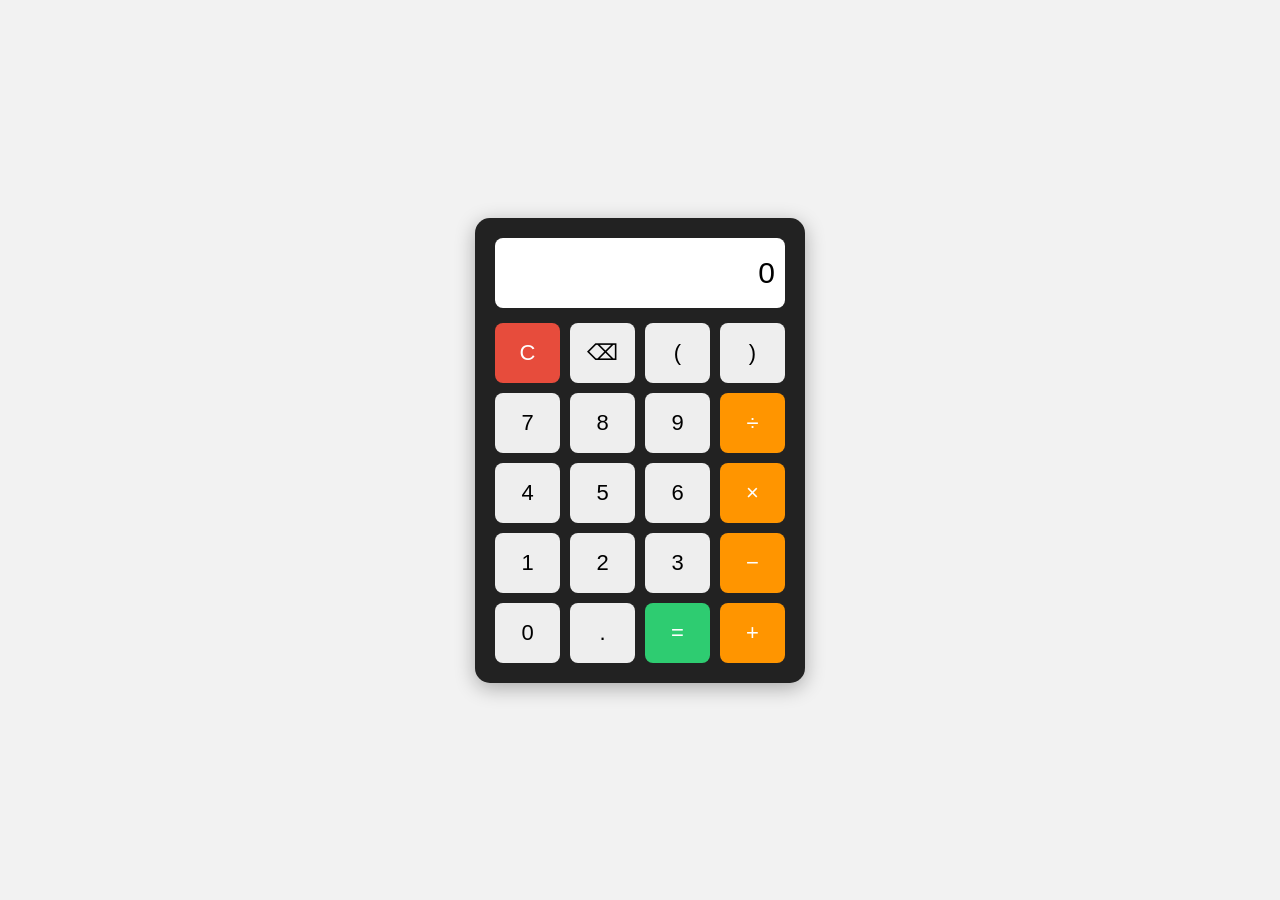
<file: WebDev-L2-Calculator/index.html>
<!DOCTYPE html>
<html lang="en">
<head>
    <meta charset="UTF-8">
    <meta name="viewport" content="width=device-width, initial-scale=1.0">
    <title>Calculator</title>
    <link rel="stylesheet" href="style.css">
</head>
<body>

    <div class="calculator">
        <input type="text" id="display" value="0" readonly>

        <div class="buttons">
            <button class="clear" data-action="clear">C</button>
            <button data-action="backspace">⌫</button>
            <button data-value="(">(</button>
            <button data-value=")">)</button>

            <button data-value="7">7</button>
            <button data-value="8">8</button>
            <button data-value="9">9</button>
            <button class="operator" data-value="/">÷</button>

            <button data-value="4">4</button>
            <button data-value="5">5</button>
            <button data-value="6">6</button>
            <button class="operator" data-value="*">×</button>

            <button data-value="1">1</button>
            <button data-value="2">2</button>
            <button data-value="3">3</button>
            <button class="operator" data-value="-">−</button>

            <button data-value="0">0</button>
            <button data-value=".">.</button>
            <button class="equals" data-action="calculate">=</button>
            <button class="operator" data-value="+">+</button>
        </div>
    </div>

    <script src="script.js"></script>
</body>
</html>
</file>
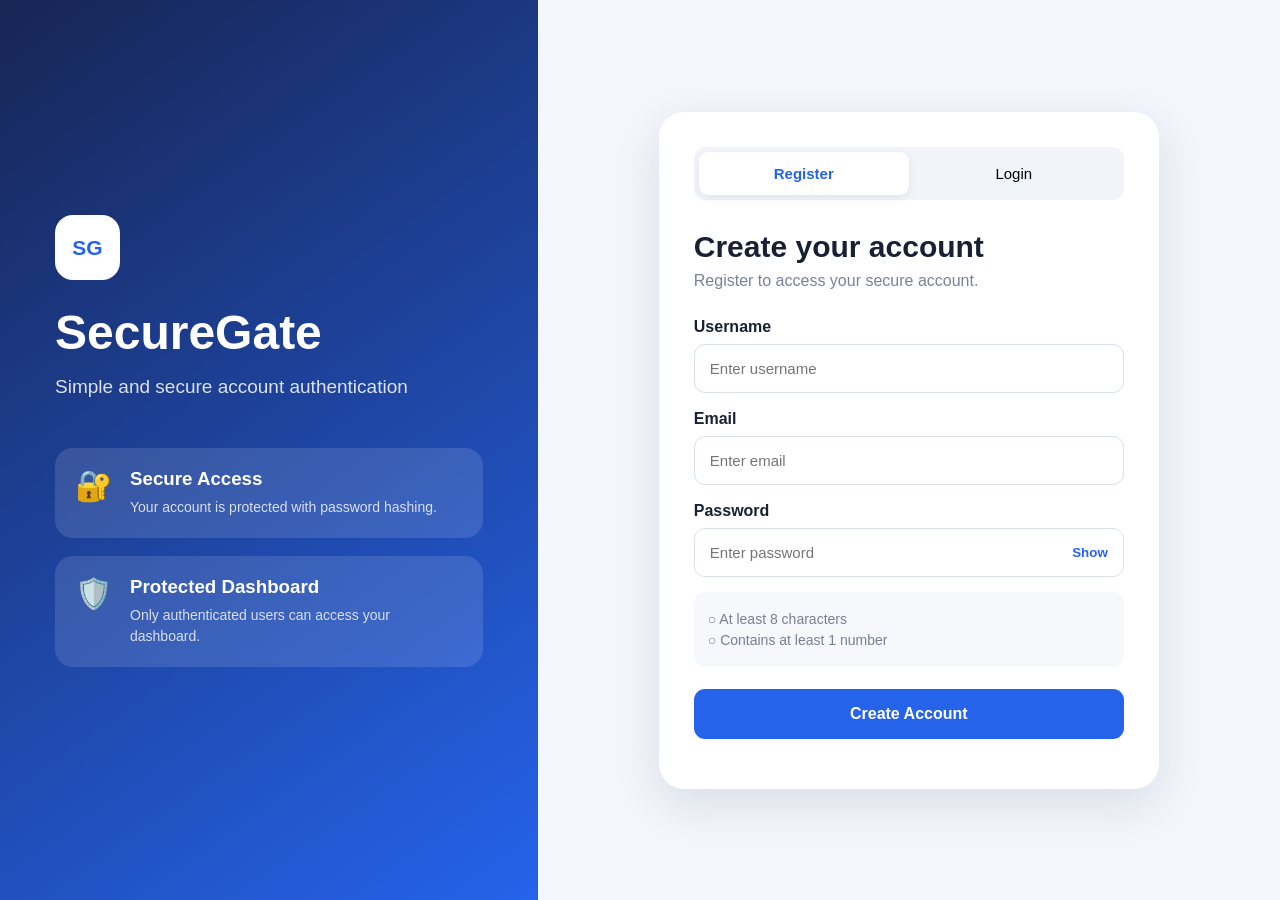
<file: WebDev-L2-LoginAuthenticationSystem/index.html>
<!DOCTYPE html>
<html lang="en">
<head>
    <meta charset="UTF-8">
    <meta name="viewport" content="width=device-width, initial-scale=1.0">
    <title>SecureGate - Login Authentication</title>
    <link rel="stylesheet" href="style.css">
</head>

<body>

    <div class="container">

        
        <section class="welcome-section">
            <div class="logo">SG</div>

            <h1>SecureGate</h1>

            <p class="tagline">
                Simple and secure account authentication
            </p>

            <div class="security-box">
                <span>🔐</span>
                <div>
                    <h3>Secure Access</h3>
                    <p>Your account is protected with password hashing.</p>
                </div>
            </div>

            <div class="security-box">
                <span>🛡️</span>
                <div>
                    <h3>Protected Dashboard</h3>
                    <p>Only authenticated users can access your dashboard.</p>
                </div>
            </div>
        </section>


        
        <section class="auth-section">

            <div class="auth-card">

                <div class="tabs">
                    <button id="registerTab" class="tab active">
                        Register
                    </button>

                    <button id="loginTab" class="tab">
                        Login
                    </button>
                </div>


                
                <form id="registerForm">

                    <h2>Create your account</h2>
                    <p class="form-text">
                        Register to access your secure account.
                    </p>

                    <label>Username</label>
                    <input
                        type="text"
                        id="username"
                        placeholder="Enter username"
                        required
                    >

                    <label>Email</label>
                    <input
                        type="email"
                        id="email"
                        placeholder="Enter email"
                        required
                    >

                    <label>Password</label>
                    <div class="password-box">
                        <input
                            type="password"
                            id="registerPassword"
                            placeholder="Enter password"
                            required
                        >
                        <button type="button" id="showRegisterPassword">
                            Show
                        </button>
                    </div>

                    <div class="requirements">
                        <p id="lengthCheck">○ At least 8 characters</p>
                        <p id="numberCheck">○ Contains at least 1 number</p>
                    </div>

                    <button class="main-btn" type="submit">
                        Create Account
                    </button>

                    <p id="registerMessage" class="message"></p>

                </form>


                
                <form id="loginForm" class="hidden">

                    <h2>Welcome back</h2>
                    <p class="form-text">
                        Login to continue to your account.
                    </p>

                    <label>Username or Email</label>
                    <input
                        type="text"
                        id="loginUser"
                        placeholder="Username or email"
                        required
                    >

                    <label>Password</label>
                    <div class="password-box">
                        <input
                            type="password"
                            id="loginPassword"
                            placeholder="Enter password"
                            required
                        >

                        <button type="button" id="showLoginPassword">
                            Show
                        </button>
                    </div>

                    <button class="main-btn" type="submit">
                        Login
                    </button>

                    <p id="loginMessage" class="message"></p>

                </form>

            </div>

        </section>

    </div>


   
    <div id="dashboard" class="dashboard hidden">

        <header class="dashboard-header">

            <div class="brand">
                <div class="small-logo">SG</div>
                <strong>SecureGate</strong>
            </div>

            <button id="logoutBtn" class="logout-btn">
                Logout
            </button>

        </header>


        <main class="dashboard-content">

            <div class="dashboard-intro">
                <span class="badge">AUTHENTICATED</span>

                <h1>
                    Hello, <span id="dashboardUser"></span> 👋
                </h1>

                <p>
                    You have successfully logged into your protected dashboard.
                </p>
            </div>


            <div class="info-grid">

                <div class="info-card">
                    <div class="icon">✓</div>
                    <h3>Authentication</h3>
                    <p>
                        Your current login session is active.
                    </p>
                    <span class="status">ACTIVE</span>
                </div>

                <div class="info-card">
                    <div class="icon">🔒</div>
                    <h3>Account Security</h3>
                    <p>
                        Your password is stored using SHA-256 hashing.
                    </p>
                    <span class="status">PROTECTED</span>
                </div>

                <div class="info-card">
                    <div class="icon">⚡</div>
                    <h3>Access Control</h3>
                    <p>
                        Dashboard access is available only after login.
                    </p>
                    <span class="status">VERIFIED</span>
                </div>

            </div>


            <div class="account-card">

                <p class="section-title">ACCOUNT DETAILS</p>

                <div class="detail">
                    <span>Username</span>
                    <strong id="accountUsername"></strong>
                </div>

                <div class="detail">
                    <span>Email</span>
                    <strong id="accountEmail"></strong>
                </div>

                <div class="detail">
                    <span>Session</span>
                    <strong>Active</strong>
                </div>

            </div>

        </main>

    </div>


    <script src="script.js"></script>

</body>
</html>
</file>
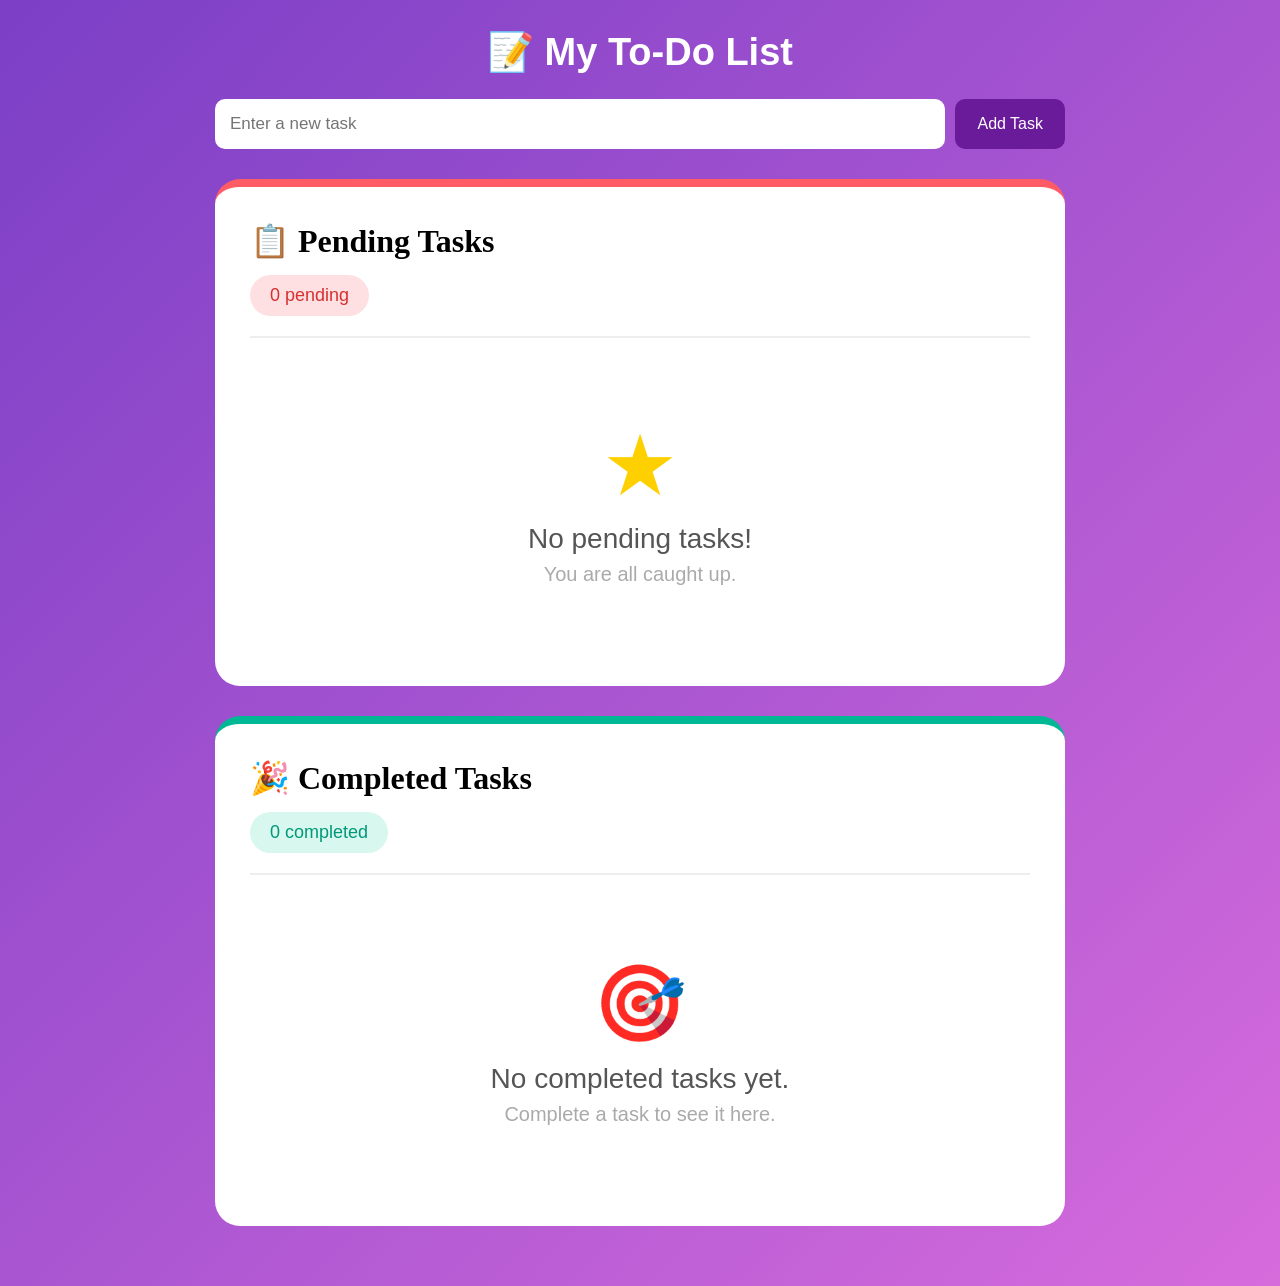
<file: WebDev-L2-ToDowebapp/index.html>
<!DOCTYPE html>
<html lang="en">
<head>
    <meta charset="UTF-8">
    <meta name="viewport" content="width=device-width, initial-scale=1.0">
    <title>To-Do Web App</title>
    <link rel="stylesheet" href="style.css">
</head>

<body>

    <div class="container">

        <h1>📝 My To-Do List</h1>

        <!-- Add Task -->
        <div class="task-input">
            <input type="text" id="taskInput" placeholder="Enter a new task">
            <button id="addBtn">Add Task</button>
        </div>

        <!-- Pending Tasks -->
        <section class="task-section pending-section">
            <h2>📋 Pending Tasks</h2>
            <div class="count pending-count">
                <span id="pendingCount">0</span> pending
            </div>

            <hr>

            <div id="pendingTasks"></div>

            <div id="pendingEmpty" class="empty-state">
                <div class="star">★</div>
                <p>No pending tasks!</p>
                <span>You are all caught up.</span>
            </div>
        </section>

        <!-- Completed Tasks -->
        <section class="task-section completed-section">
            <h2>🎉 Completed Tasks</h2>
            <div class="count completed-count">
                <span id="completedCount">0</span> completed
            </div>

            <hr>

            <div id="completedTasks"></div>

            <div id="completedEmpty" class="empty-state">
                <div class="target">🎯</div>
                <p>No completed tasks yet.</p>
                <span>Complete a task to see it here.</span>
            </div>
        </section>

    </div>

    <script src="script.js"></script>
</body>
</html>
</file>
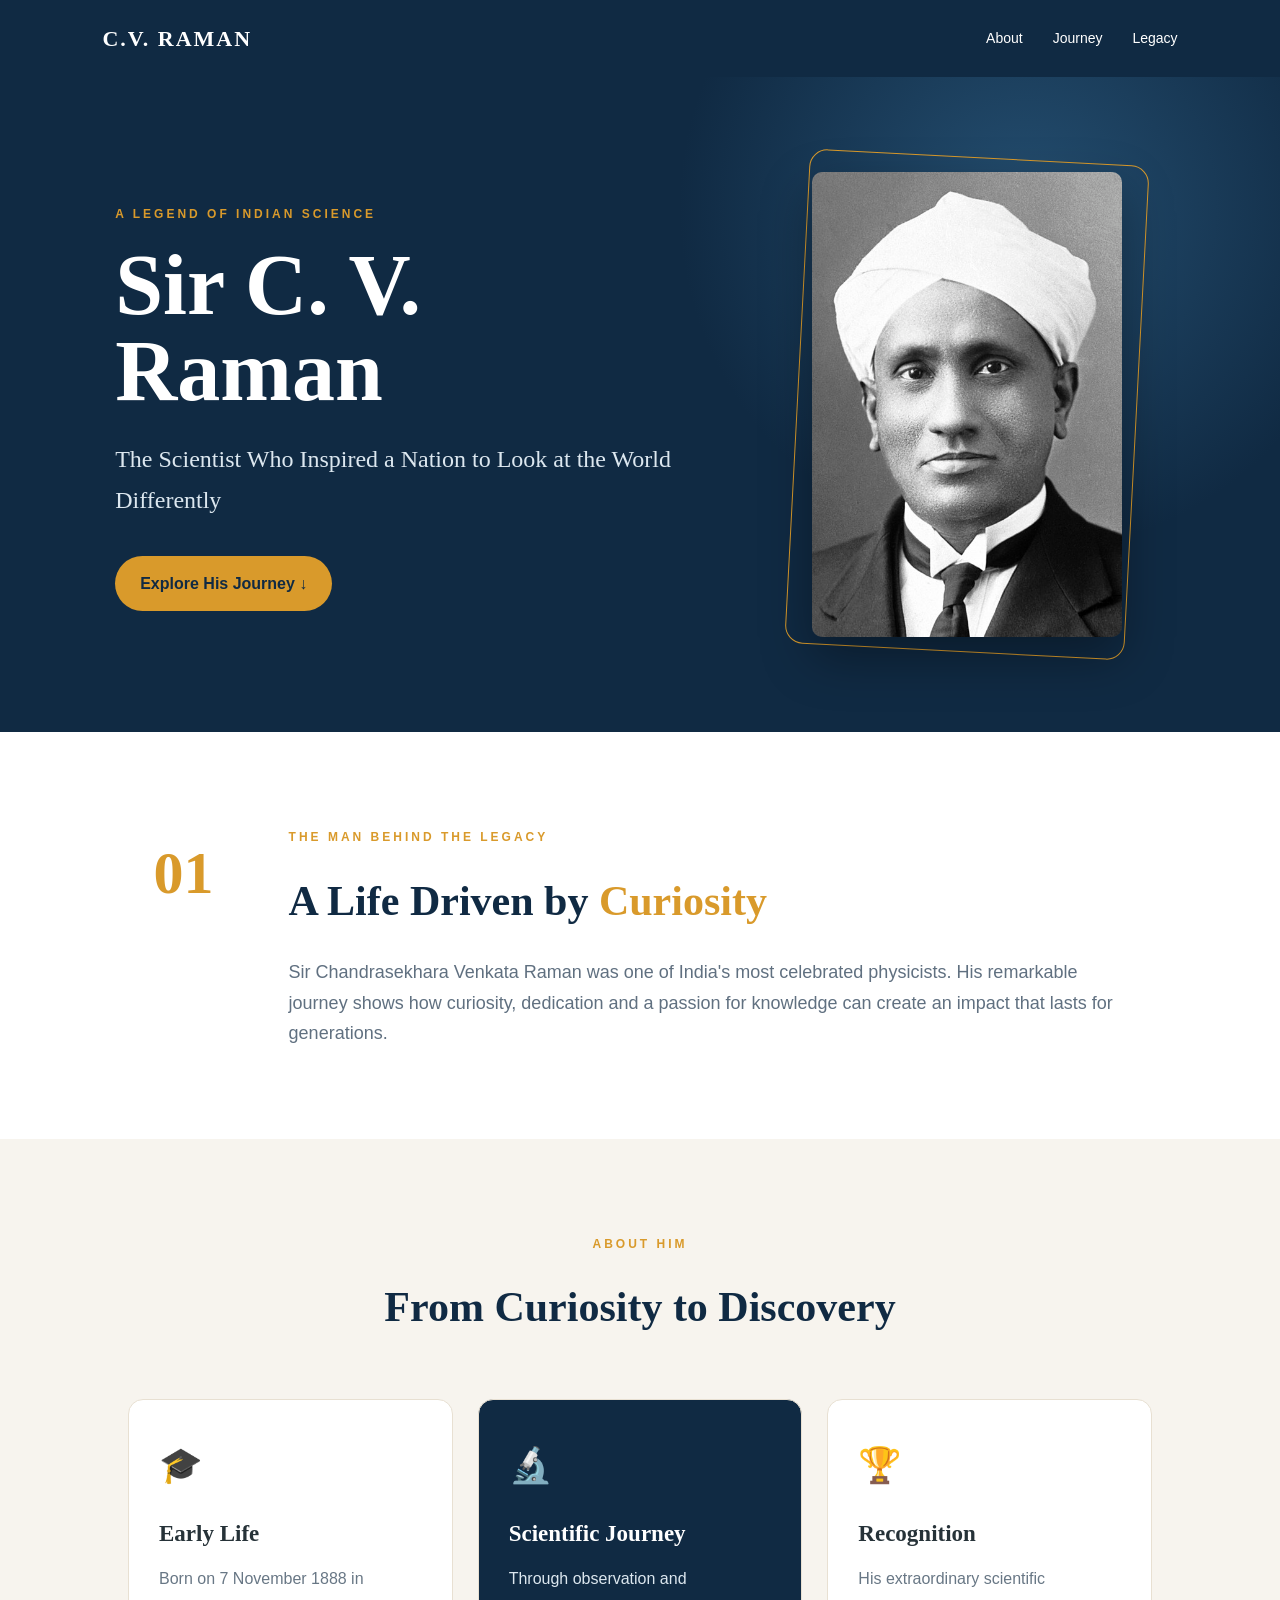
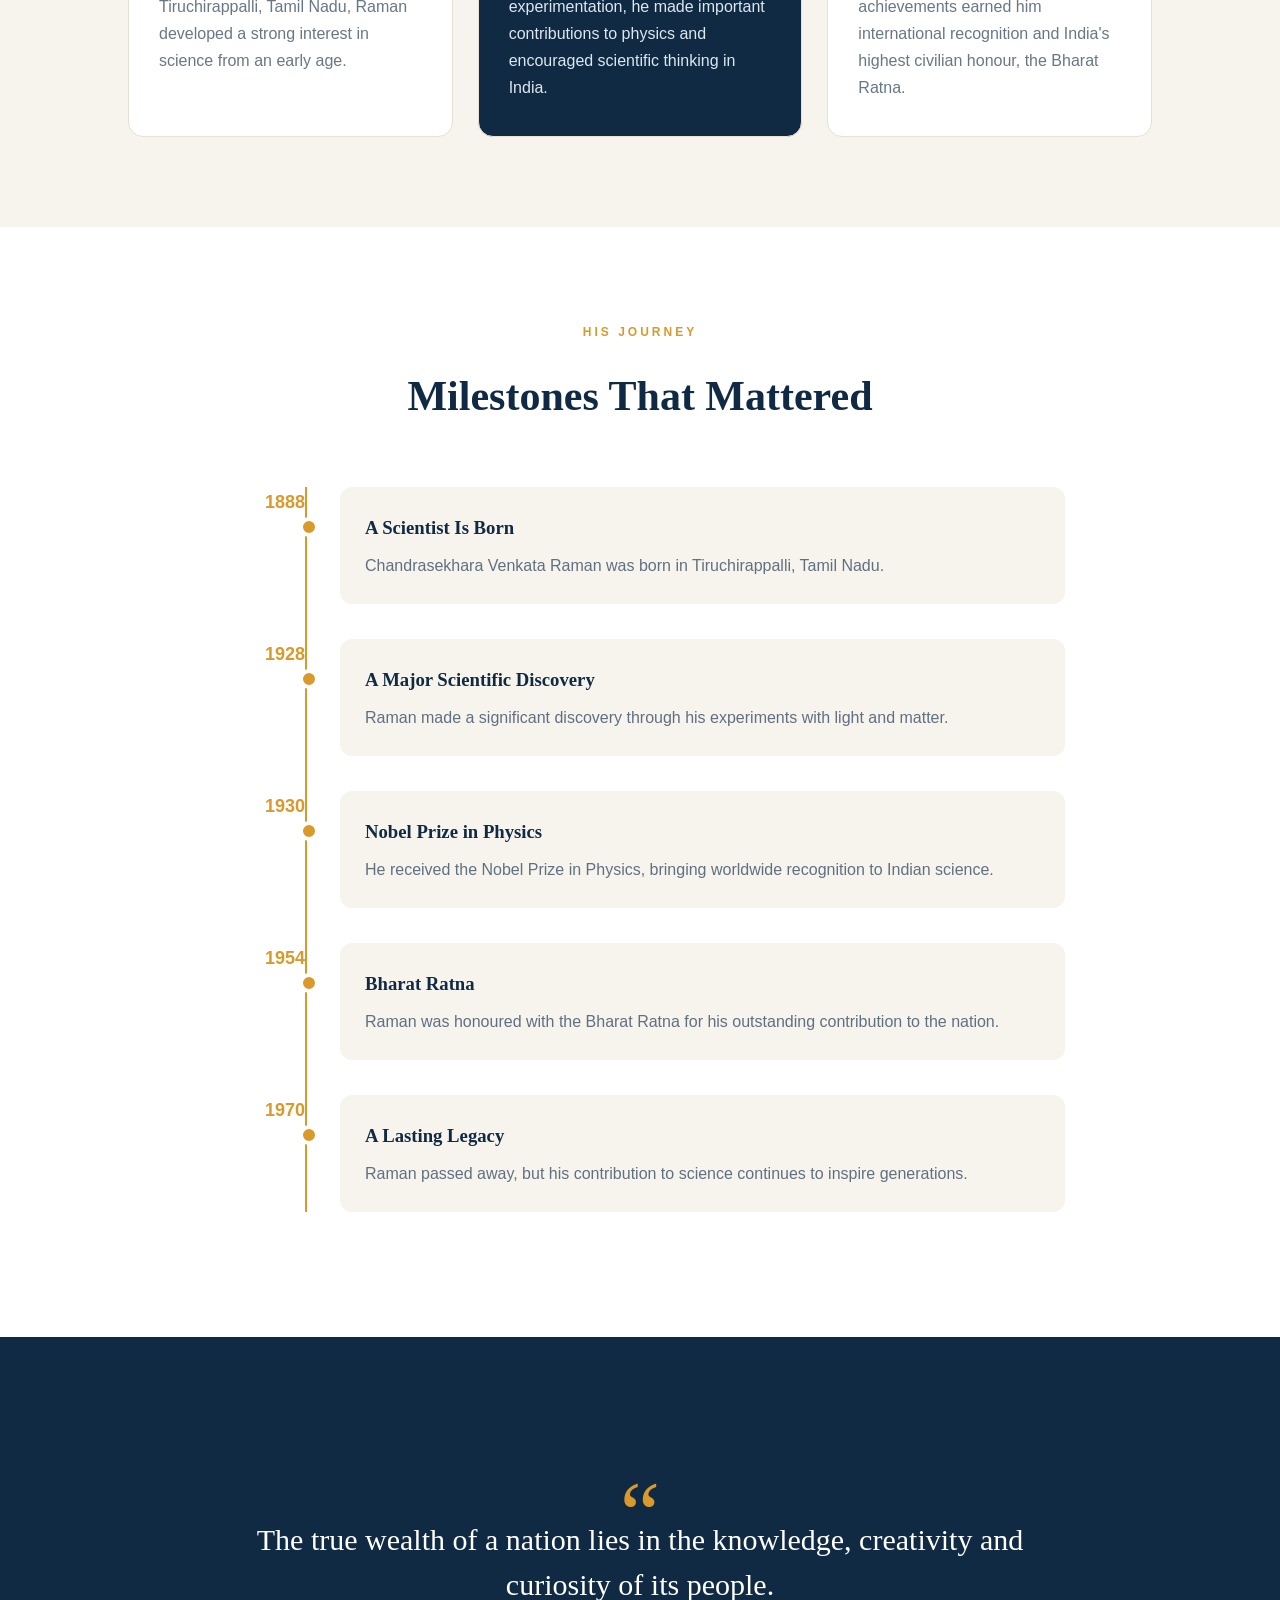
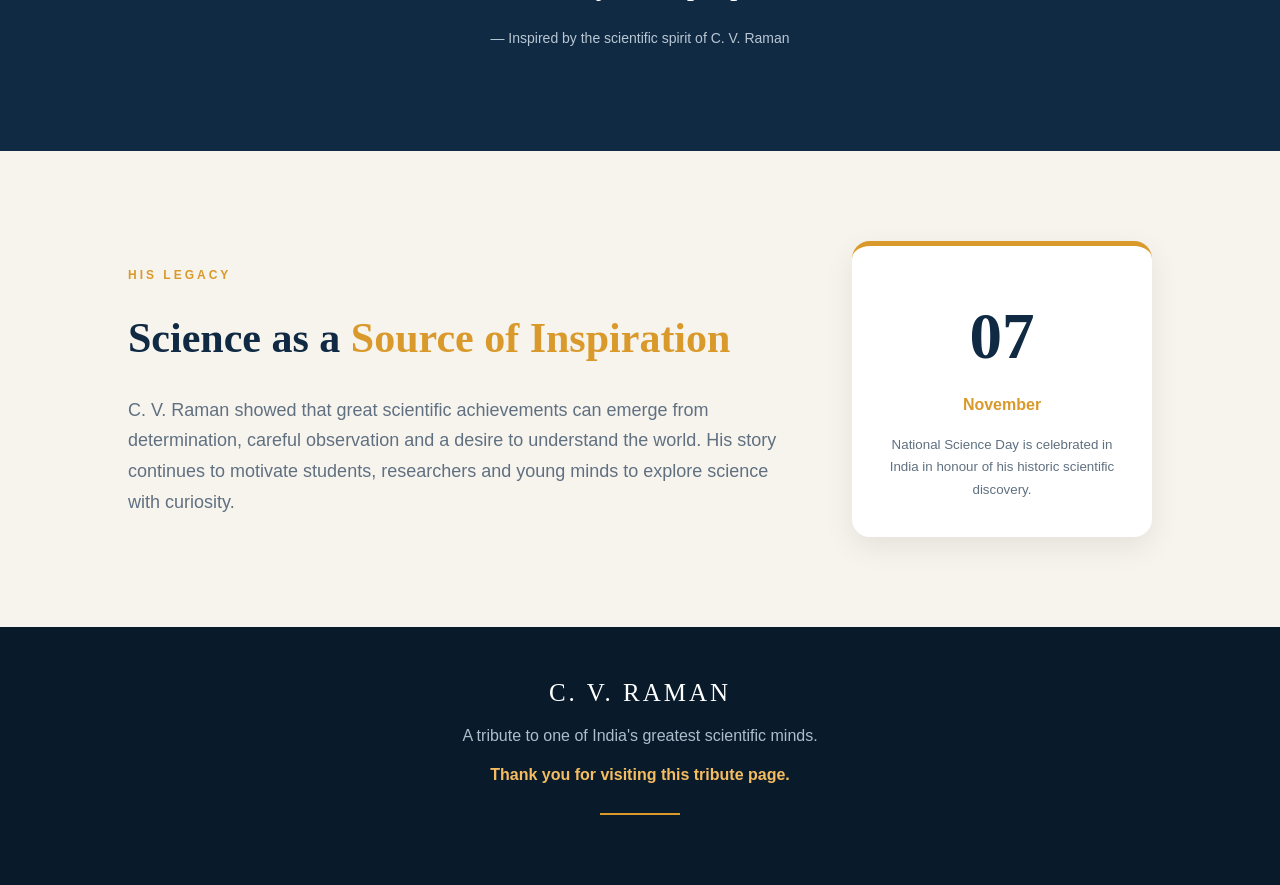
<file: WebDev-L2-TributePage/index.html>
<!DOCTYPE html>
<html lang="en">
<head>
    <meta charset="UTF-8">
    <meta name="viewport" content="width=device-width, initial-scale=1.0">

    <title>Sir C. V. Raman | Tribute Page</title>

    <link rel="stylesheet" href="style.css">
</head>

<body>

    
    <nav class="navbar">
        <div class="logo">C.V. RAMAN</div>

        <div class="nav-links">
            <a href="#about">About</a>
            <a href="#journey">Journey</a>
            <a href="#legacy">Legacy</a>
        </div>
    </nav>


    
    <header class="hero-section">

        <div class="hero-content">

            <span class="badge">A LEGEND OF INDIAN SCIENCE</span>

            <h1>Sir C. V. Raman</h1>

            <p class="hero-tagline">
                The Scientist Who Inspired a Nation to Look at the World Differently
            </p>

            <a href="#about" class="hero-button">Explore His Journey ↓</a>

        </div>

        <div class="hero-image">
            <div class="image-frame">
                <img src="Sir_CV_Raman (1).JPG"
                     alt="Sir C. V. Raman">
            </div>
        </div>

    </header>


    
    <section class="intro">

        <div class="intro-number">01</div>

        <div>
            <span class="section-label">THE MAN BEHIND THE LEGACY</span>

            <h2>A Life Driven by <span>Curiosity</span></h2>

            <p>
                Sir Chandrasekhara Venkata Raman was one of India's most
                celebrated physicists. His remarkable journey shows how
                curiosity, dedication and a passion for knowledge can create
                an impact that lasts for generations.
            </p>
        </div>

    </section>


    
    <section class="about-section" id="about">

        <div class="section-heading">
            <span class="section-label">ABOUT HIM</span>
            <h2>From Curiosity to Discovery</h2>
        </div>

        <div class="about-grid">

            <div class="about-card">
                <div class="card-icon">🎓</div>
                <h3>Early Life</h3>
                <p>
                    Born on 7 November 1888 in Tiruchirappalli, Tamil Nadu,
                    Raman developed a strong interest in science from an
                    early age.
                </p>
            </div>

            <div class="about-card featured-card">
                <div class="card-icon">🔬</div>
                <h3>Scientific Journey</h3>
                <p>
                    Through observation and experimentation, he made important
                    contributions to physics and encouraged scientific
                    thinking in India.
                </p>
            </div>

            <div class="about-card">
                <div class="card-icon">🏆</div>
                <h3>Recognition</h3>
                <p>
                    His extraordinary scientific achievements earned him
                    international recognition and India's highest civilian
                    honour, the Bharat Ratna.
                </p>
            </div>

        </div>

    </section>


   
    <section class="journey-section" id="journey">

        <div class="section-heading">
            <span class="section-label">HIS JOURNEY</span>
            <h2>Milestones That Mattered</h2>
        </div>

        <div class="timeline">

            <div class="timeline-item">
                <div class="year">1888</div>
                <div class="timeline-content">
                    <h3>A Scientist Is Born</h3>
                    <p>
                        Chandrasekhara Venkata Raman was born in
                        Tiruchirappalli, Tamil Nadu.
                    </p>
                </div>
            </div>

            <div class="timeline-item">
                <div class="year">1928</div>
                <div class="timeline-content">
                    <h3>A Major Scientific Discovery</h3>
                    <p>
                        Raman made a significant discovery through his
                        experiments with light and matter.
                    </p>
                </div>
            </div>

            <div class="timeline-item">
                <div class="year">1930</div>
                <div class="timeline-content">
                    <h3>Nobel Prize in Physics</h3>
                    <p>
                        He received the Nobel Prize in Physics, bringing
                        worldwide recognition to Indian science.
                    </p>
                </div>
            </div>

            <div class="timeline-item">
                <div class="year">1954</div>
                <div class="timeline-content">
                    <h3>Bharat Ratna</h3>
                    <p>
                        Raman was honoured with the Bharat Ratna for his
                        outstanding contribution to the nation.
                    </p>
                </div>
            </div>

            <div class="timeline-item">
                <div class="year">1970</div>
                <div class="timeline-content">
                    <h3>A Lasting Legacy</h3>
                    <p>
                        Raman passed away, but his contribution to science
                        continues to inspire generations.
                    </p>
                </div>
            </div>

        </div>

    </section>


    <!-- Quote -->
    <section class="quote-section" id="legacy">

        <div class="quote-symbol">“</div>

        <blockquote>
            The true wealth of a nation lies in the knowledge,
            creativity and curiosity of its people.
        </blockquote>

        <p class="quote-author">— Inspired by the scientific spirit of C. V. Raman</p>

    </section>


    
    <section class="legacy-section">

        <div class="legacy-content">

            <span class="section-label">HIS LEGACY</span>

            <h2>Science as a <span>Source of Inspiration</span></h2>

            <p>
                C. V. Raman showed that great scientific achievements can
                emerge from determination, careful observation and a desire
                to understand the world. His story continues to motivate
                students, researchers and young minds to explore science
                with curiosity.
            </p>

        </div>

        <div class="legacy-stat">
            <strong>07</strong>
            <span>November</span>
            <small>National Science Day is celebrated in India in honour
            of his historic scientific discovery.</small>
        </div>

    </section>


   
    <footer>

        <div class="footer-title">C. V. RAMAN</div>

        <p>
            A tribute to one of India's greatest scientific minds.
        </p>

        <p id="message"></p>

        <div class="footer-line"></div>

        

    </footer>


    <script src="script.js"></script>

</body>
</html>
</file>
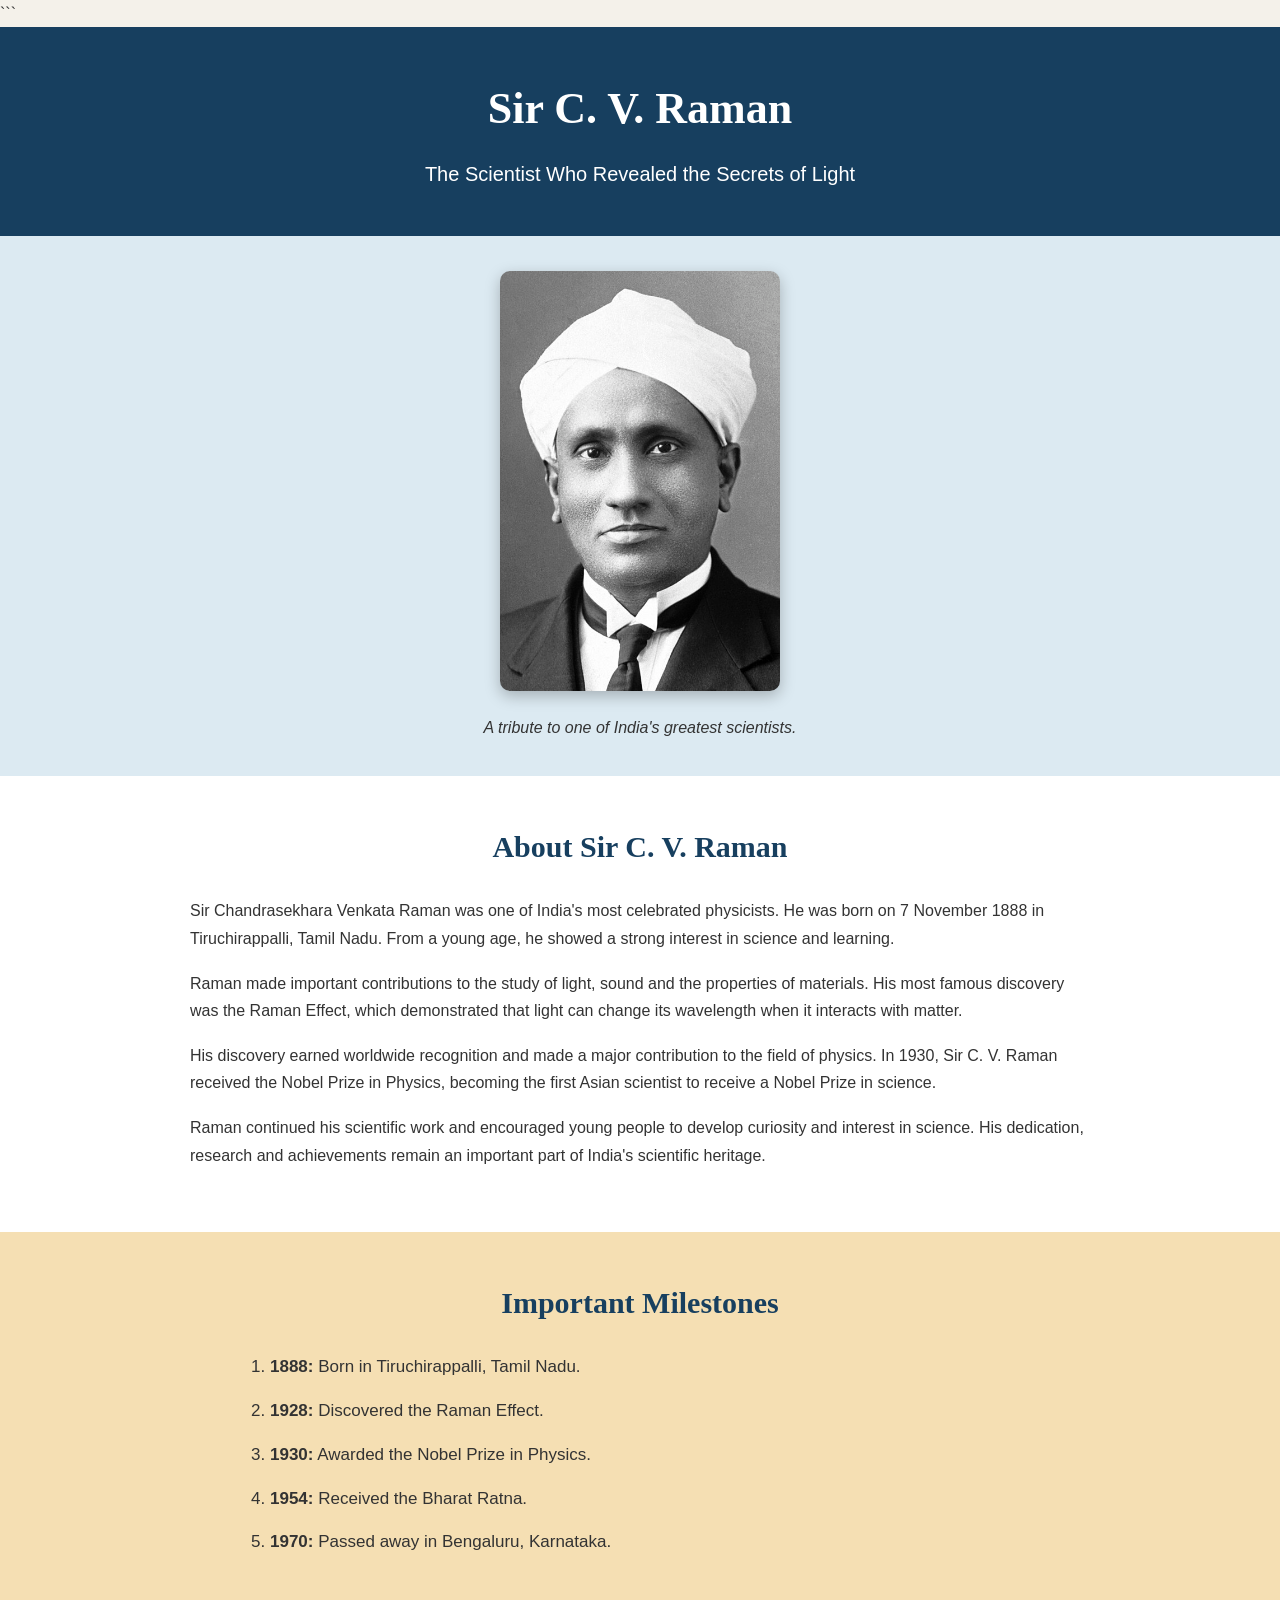
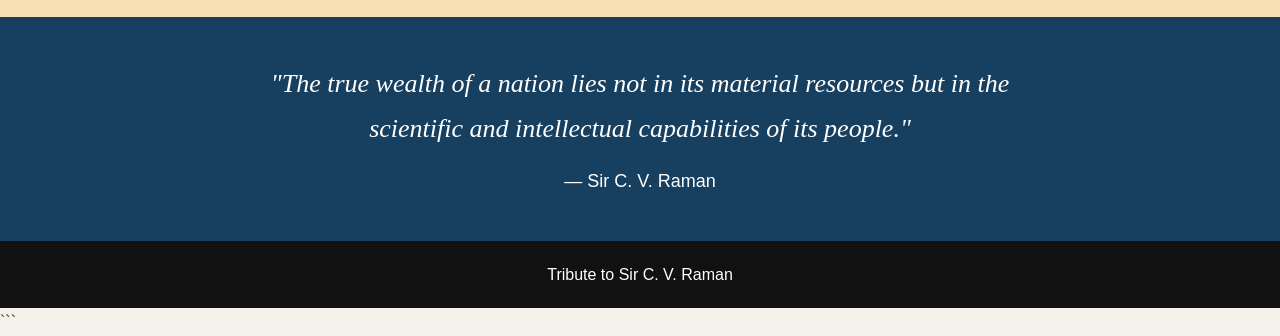
<file: WebDev-L2-TributePage/tribute.html>
<!DOCTYPE html>

<html lang="en">
<head>
    <meta charset="UTF-8">
    <meta name="viewport" content="width=device-width, initial-scale=1.0">
    <title>Sir C. V. Raman - Tribute Page</title>
    <link rel="stylesheet" href="tribute.css">
</head>

<body>

```
<header>
    <h1>Sir C. V. Raman</h1>
    <p>The Scientist Who Revealed the Secrets of Light</p>
</header>

<section class="hero">
    <img 
        src="Sir_CV_Raman (1).JPG"
    alt="Sir C. V. Raman">
    <p>A tribute to one of India's greatest scientists.</p>
</section>

<section class="biography">
    <h2>About Sir C. V. Raman</h2>

    <p>
        Sir Chandrasekhara Venkata Raman was one of India's most
        celebrated physicists. He was born on 7 November 1888 in
        Tiruchirappalli, Tamil Nadu. From a young age, he showed a
        strong interest in science and learning.
    </p>

    <p>
        Raman made important contributions to the study of light,
        sound and the properties of materials. His most famous
        discovery was the Raman Effect, which demonstrated that
        light can change its wavelength when it interacts with
        matter.
    </p>

    <p>
        His discovery earned worldwide recognition and made a major
        contribution to the field of physics. In 1930, Sir C. V.
        Raman received the Nobel Prize in Physics, becoming the
        first Asian scientist to receive a Nobel Prize in science.
    </p>

    <p>
        Raman continued his scientific work and encouraged young
        people to develop curiosity and interest in science. His
        dedication, research and achievements remain an important
        part of India's scientific heritage.
    </p>
</section>

<section class="achievements">
    <h2>Important Milestones</h2>

    <ol>
        <li><strong>1888:</strong> Born in Tiruchirappalli, Tamil Nadu.</li>
        <li><strong>1928:</strong> Discovered the Raman Effect.</li>
        <li><strong>1930:</strong> Awarded the Nobel Prize in Physics.</li>
        <li><strong>1954:</strong> Received the Bharat Ratna.</li>
        <li><strong>1970:</strong> Passed away in Bengaluru, Karnataka.</li>
    </ol>
</section>

<section class="quote">
    <blockquote>
        "The true wealth of a nation lies not in its material resources
        but in the scientific and intellectual capabilities of its people."
    </blockquote>
    <p>— Sir C. V. Raman</p>
</section>

<footer>
    <p>Tribute to Sir C. V. Raman</p>
</footer>
```

</body>
</html>
</file>
<file: WebDev-L2-Calculator/style.css>
* {
    box-sizing: border-box;
    margin: 0;
    padding: 0;
}

body {
    font-family: Arial, sans-serif;
    background: #f2f2f2;
    display: flex;
    justify-content: center;
    align-items: center;
    min-height: 100vh;
}

.calculator {
    width: 330px;
    background: #222;
    padding: 20px;
    border-radius: 15px;
    box-shadow: 0 5px 20px rgba(0, 0, 0, 0.3);
}

#display {
    width: 100%;
    height: 70px;
    margin-bottom: 15px;
    padding: 10px;
    font-size: 30px;
    text-align: right;
    border: none;
    border-radius: 8px;
    background: white;
}

.buttons {
    display: grid;
    grid-template-columns: repeat(4, 1fr);
    gap: 10px;
}

button {
    height: 60px;
    font-size: 22px;
    border: none;
    border-radius: 8px;
    cursor: pointer;
    background: #eee;
}

button:hover {
    opacity: 0.8;
}

.operator {
    background: #ff9500;
    color: white;
}

.clear {
    background: #e74c3c;
    color: white;
}

.equals {
    background: #2ecc71;
    color: white;
}
</file>
<file: WebDev-L2-LoginAuthenticationSystem/style.css>
* {
    margin: 0;
    padding: 0;
    box-sizing: border-box;
}

body {
    font-family: Arial, sans-serif;
    background: #f3f6fb;
    color: #182033;
}

.container {
    min-height: 100vh;
    display: grid;
    grid-template-columns: 42% 58%;
}


.welcome-section {
    background: linear-gradient(145deg, #172554, #2563eb);
    color: white;
    padding: 70px 55px;
    display: flex;
    flex-direction: column;
    justify-content: center;
}

.logo,
.small-logo {
    width: 65px;
    height: 65px;
    border-radius: 18px;
    background: white;
    color: #2563eb;
    display: flex;
    align-items: center;
    justify-content: center;
    font-weight: bold;
    font-size: 21px;
    margin-bottom: 25px;
}

.welcome-section h1 {
    font-size: 48px;
    margin-bottom: 12px;
}

.tagline {
    font-size: 19px;
    opacity: 0.85;
    line-height: 1.6;
    margin-bottom: 45px;
}

.security-box {
    display: flex;
    gap: 18px;
    align-items: flex-start;
    padding: 20px;
    margin-bottom: 18px;
    border-radius: 18px;
    background: rgba(255, 255, 255, 0.12);
}

.security-box span {
    font-size: 30px;
}

.security-box h3 {
    margin-bottom: 7px;
}

.security-box p {
    font-size: 14px;
    line-height: 1.5;
    opacity: 0.8;
}

.auth-section {
    display: flex;
    align-items: center;
    justify-content: center;
    padding: 35px;
}

.auth-card {
    background: white;
    width: 100%;
    max-width: 500px;
    padding: 35px;
    border-radius: 25px;
    box-shadow: 0 15px 45px rgba(30, 50, 90, 0.12);
}

.tabs {
    display: flex;
    background: #f1f4f9;
    padding: 5px;
    border-radius: 12px;
    margin-bottom: 30px;
}

.tab {
    width: 50%;
    border: none;
    background: transparent;
    padding: 13px;
    border-radius: 9px;
    font-size: 15px;
    cursor: pointer;
}

.tab.active {
    background: white;
    color: #2563eb;
    font-weight: bold;
    box-shadow: 0 3px 10px rgba(0, 0, 0, 0.07);
}

.auth-card h2 {
    font-size: 30px;
    margin-bottom: 8px;
}

.form-text {
    color: #788298;
    margin-bottom: 28px;
}

label {
    display: block;
    font-weight: bold;
    margin: 17px 0 8px;
}

input {
    width: 100%;
    padding: 15px;
    border: 1px solid #d9deea;
    border-radius: 11px;
    outline: none;
    font-size: 15px;
}

input:focus {
    border-color: #2563eb;
    box-shadow: 0 0 0 3px rgba(37, 99, 235, 0.1);
}

.password-box {
    display: flex;
    border: 1px solid #d9deea;
    border-radius: 11px;
    overflow: hidden;
}

.password-box input {
    border: none;
    border-radius: 0;
}

.password-box button {
    border: none;
    background: white;
    padding: 0 15px;
    color: #2563eb;
    cursor: pointer;
    font-weight: bold;
}

.requirements {
    background: #f6f8fc;
    padding: 14px;
    border-radius: 11px;
    margin: 15px 0 22px;
    color: #777f91;
    font-size: 14px;
}

.requirements p {
    margin: 5px 0;
}

.valid {
    color: #159669;
}

.main-btn {
    width: 100%;
    padding: 16px;
    border: none;
    border-radius: 11px;
    background: #2563eb;
    color: white;
    font-size: 16px;
    font-weight: bold;
    cursor: pointer;
}

.main-btn:hover {
    background: #1d4ed8;
}

.message {
    margin-top: 15px;
    text-align: center;
    font-size: 14px;
}

.hidden {
    display: none !important;
}


.dashboard {
    min-height: 100vh;
    background: #f3f6fb;
}

.dashboard-header {
    height: 80px;
    background: white;
    border-bottom: 1px solid #e1e5ed;
    display: flex;
    align-items: center;
    justify-content: space-between;
    padding: 0 7%;
}

.brand {
    display: flex;
    align-items: center;
    gap: 12px;
    font-size: 20px;
}

.small-logo {
    width: 45px;
    height: 45px;
    margin: 0;
    border-radius: 12px;
    font-size: 15px;
}

.logout-btn {
    padding: 11px 22px;
    border: 1px solid #d8deea;
    background: white;
    border-radius: 10px;
    cursor: pointer;
}

.dashboard-content {
    max-width: 1050px;
    margin: auto;
    padding: 55px 25px;
}

.dashboard-intro {
    background: linear-gradient(135deg, #2563eb, #4338ca);
    color: white;
    padding: 45px;
    border-radius: 25px;
    margin-bottom: 35px;
}

.badge {
    display: inline-block;
    background: rgba(255, 255, 255, 0.18);
    padding: 7px 13px;
    border-radius: 30px;
    font-size: 12px;
    letter-spacing: 1px;
}

.dashboard-intro h1 {
    margin: 20px 0 10px;
    font-size: 40px;
}

.dashboard-intro p {
    font-size: 18px;
    opacity: 0.85;
}

.info-grid {
    display: grid;
    grid-template-columns: repeat(3, 1fr);
    gap: 20px;
}

.info-card,
.account-card {
    background: white;
    border: 1px solid #e0e5ee;
    border-radius: 22px;
    padding: 30px;
}

.icon {
    width: 50px;
    height: 50px;
    border-radius: 14px;
    background: #edf3ff;
    display: flex;
    align-items: center;
    justify-content: center;
    font-size: 23px;
    margin-bottom: 25px;
}

.info-card h3 {
    font-size: 21px;
    margin-bottom: 10px;
}

.info-card p {
    color: #7a8292;
    line-height: 1.5;
    min-height: 48px;
}

.status {
    display: inline-block;
    margin-top: 20px;
    background: #e8f9f1;
    color: #16885e;
    padding: 7px 12px;
    border-radius: 20px;
    font-size: 12px;
    font-weight: bold;
}

.account-card {
    margin-top: 25px;
}

.section-title {
    font-size: 13px;
    letter-spacing: 2px;
    color: #6c7485;
    margin-bottom: 20px;
}

.detail {
    display: flex;
    justify-content: space-between;
    padding: 18px 0;
    border-bottom: 1px solid #edf0f5;
}

.detail:last-child {
    border-bottom: none;
}

.detail span {
    color: #858d9d;
}

@media (max-width: 800px) {

    .container {
        grid-template-columns: 1fr;
    }

    .welcome-section {
        padding: 40px 25px;
    }

    .welcome-section h1 {
        font-size: 38px;
    }

    .auth-section {
        padding: 25px 15px;
    }

    .info-grid {
        grid-template-columns: 1fr;
    }

    .dashboard-intro {
        padding: 30px;
    }

    .dashboard-intro h1 {
        font-size: 30px;
    }

    .dashboard-header {
        padding: 0 20px;
    }

    .detail {
        flex-direction: column;
        gap: 7px;
    }
}
</file>
<file: WebDev-L2-ToDowebapp/style.css>
* {
    box-sizing: border-box;
    margin: 0;
    padding: 0;
}

body {
    font-family: Arial, sans-serif;
    background: linear-gradient(135deg, #7b3fc6, #d66bdc);
    min-height: 100vh;
    padding: 30px 15px;
}

.container {
    width: 100%;
    max-width: 850px;
    margin: auto;
}

h1 {
    text-align: center;
    color: white;
    margin-bottom: 25px;
    font-size: 38px;
}

/* Add task */
.task-input {
    display: flex;
    gap: 10px;
    margin-bottom: 30px;
}

.task-input input {
    flex: 1;
    padding: 15px;
    border: none;
    border-radius: 10px;
    font-size: 17px;
    outline: none;
}

.task-input button {
    padding: 15px 22px;
    border: none;
    border-radius: 10px;
    background: #6a1b9a;
    color: white;
    font-size: 16px;
    cursor: pointer;
}

.task-input button:hover {
    background: #4a126d;
}

/* Sections */
.task-section {
    background: white;
    border-radius: 25px;
    padding: 35px;
    margin-bottom: 30px;
    min-height: 350px;
}

.pending-section {
    border-top: 8px solid #ff5c65;
}

.completed-section {
    border-top: 8px solid #00b894;
}

.task-section h2 {
    font-family: Georgia, serif;
    font-size: 32px;
    margin-bottom: 15px;
}

.count {
    display: inline-block;
    padding: 10px 20px;
    border-radius: 25px;
    font-size: 18px;
    margin-bottom: 20px;
}

.pending-count {
    background: #ffe0e2;
    color: #d63031;
}

.completed-count {
    background: #d8f7ee;
    color: #009879;
}

hr {
    border: none;
    border-top: 2px solid #eeeeee;
    margin-bottom: 20px;
}

/* Task */
.task {
    display: flex;
    align-items: center;
    justify-content: space-between;
    gap: 15px;
    padding: 15px;
    margin-bottom: 12px;
    background: #f8f8f8;
    border-radius: 12px;
}

.task-info {
    flex: 1;
}

.task-name {
    font-size: 18px;
    font-weight: bold;
    color: #333;
}

.task-time {
    font-size: 13px;
    color: #999;
    margin-top: 5px;
}

.task-buttons {
    display: flex;
    gap: 7px;
}

.task-buttons button {
    border: none;
    padding: 8px 12px;
    border-radius: 7px;
    cursor: pointer;
    color: white;
    font-size: 14px;
}

.complete-btn {
    background: #00b894;
}

.edit-btn {
    background: #0984e3;
}

.delete-btn {
    background: #d63031;
}

.undo-btn {
    background: #e17055;
}

.task-buttons button:hover {
    opacity: 0.8;
}

/* Empty state */
.empty-state {
    text-align: center;
    padding: 65px 20px;
    color: #555;
}

.empty-state p {
    font-size: 28px;
    margin: 15px 0 8px;
}

.empty-state span {
    font-size: 20px;
    color: #aaa;
}

/* Yellow star */
.star {
    color: #ffd000;
    font-size: 85px;
    line-height: 1;
    display: inline-block;
    animation: starAnimation 1.5s ease-in-out infinite;
}

@keyframes starAnimation {
    0% {
        transform: scale(1) rotate(0deg);
    }

    50% {
        transform: scale(1.15) rotate(8deg);
    }

    100% {
        transform: scale(1) rotate(0deg);
    }
}

/* Target */
.target {
    font-size: 75px;
    animation: targetAnimation 1.5s ease-in-out infinite;
}

@keyframes targetAnimation {
    0%, 100% {
        transform: scale(1);
    }

    50% {
        transform: scale(1.1);
    }
}

/* Mobile */
@media (max-width: 600px) {

    body {
        padding: 15px 10px;
    }

    h1 {
        font-size: 30px;
    }

    .task-input {
        flex-direction: column;
    }

    .task-input button {
        width: 100%;
    }

    .task-section {
        padding: 25px 18px;
    }

    .task-section h2 {
        font-size: 27px;
    }

    .task {
        flex-direction: column;
        align-items: stretch;
    }

    .task-buttons {
        flex-wrap: wrap;
    }

    .task-buttons button {
        flex: 1;
    }

    .empty-state {
        padding: 55px 10px;
    }
}
</file>
<file: WebDev-L2-TributePage/style.css>
* {
    box-sizing: border-box;
    margin: 0;
    padding: 0;
}

html {
    scroll-behavior: smooth;
}

body {
    font-family: Arial, sans-serif;
    line-height: 1.7;
    color: #263238;
    background: #f7f4ee;
}

.navbar {
    width: 100%;
    padding: 20px 8%;
    display: flex;
    justify-content: space-between;
    align-items: center;

    background: #102a43;
    color: white;

    position: sticky;
    top: 0;
    z-index: 1000;
}

.logo {
    font-family: Georgia, serif;
    font-size: 22px;
    font-weight: bold;
    letter-spacing: 2px;
}

.nav-links {
    display: flex;
    gap: 30px;
}

.nav-links a {
    color: white;
    text-decoration: none;
    font-size: 14px;
    transition: 0.3s;
}

.nav-links a:hover {
    color: #f6bd60;
}

.hero-section {
    min-height: 620px;
    padding: 80px 9%;

    display: grid;
    grid-template-columns: 1.2fr 0.8fr;
    align-items: center;
    gap: 60px;

    background:
        radial-gradient(circle at 80% 20%, #244e70 0%, transparent 30%),
        #102a43;

    color: white;
}

.hero-content {
    max-width: 650px;
}

.badge,
.section-label {
    display: inline-block;
    color: #d99a2b;
    font-size: 12px;
    font-weight: bold;
    letter-spacing: 3px;
    margin-bottom: 18px;
}

.hero-content h1 {
    font-family: Georgia, serif;
    font-size: clamp(48px, 7vw, 86px);
    line-height: 1;
    margin-bottom: 25px;
}

.hero-tagline {
    font-family: Georgia, serif;
    font-size: 24px;
    color: #dce7ef;
    max-width: 600px;
    margin-bottom: 35px;
}

.hero-button {
    display: inline-block;
    padding: 14px 25px;

    background: #d99a2b;
    color: #102a43;

    text-decoration: none;
    font-weight: bold;

    border-radius: 30px;

    transition: 0.3s;
}

.hero-button:hover {
    transform: translateY(-3px);
    background: #f6bd60;
}

.hero-image {
    display: flex;
    justify-content: center;
}

.image-frame {
    position: relative;
    padding: 14px;

    border: 1px solid #d99a2b;
    border-radius: 18px;
    transform: rotate(3deg);
}

.image-frame img {
    width: 310px;
    max-width: 100%;

    display: block;

    border-radius: 10px;

    transform: rotate(-3deg);

    box-shadow: 0 20px 50px rgba(0, 0, 0, 0.35);
}

.intro {
    padding: 90px 12%;

    display: grid;
    grid-template-columns: 100px 1fr;
    gap: 35px;

    background: #fff;
}

.intro-number {
    font-family: Georgia, serif;
    font-size: 60px;
    font-weight: bold;
    color: #d99a2b;
}

.intro h2,
.section-heading h2,
.legacy-content h2 {
    font-family: Georgia, serif;
    font-size: 42px;
    color: #102a43;
    margin-bottom: 20px;
}

.intro h2 span,
.legacy-content h2 span {
    color: #d99a2b;
}

.intro p {
    max-width: 850px;
    color: #607080;
    font-size: 18px;
}

.about-section,
.journey-section {
    padding: 90px 10%;
}

.section-heading {
    text-align: center;
    margin-bottom: 55px;
}

.about-section {
    background: #f7f4ee;
}

.about-grid {
    max-width: 1100px;
    margin: auto;

    display: grid;
    grid-template-columns: repeat(3, 1fr);
    gap: 25px;
}

.about-card {
    padding: 35px 30px;

    background: white;

    border-radius: 15px;

    border: 1px solid #e8e0d2;

    transition: 0.3s;
}

.about-card:hover {
    transform: translateY(-8px);
    box-shadow: 0 15px 35px rgba(16, 42, 67, 0.12);
}

.featured-card {
    background: #102a43;
    color: white;
}

.card-icon {
    font-size: 35px;
    margin-bottom: 20px;
}

.about-card h3 {
    font-family: Georgia, serif;
    font-size: 23px;
    margin-bottom: 12px;
}

.about-card p {
    color: #687785;
}

.featured-card p {
    color: #dce7ef;
}

.journey-section {
    background: #fff;
}

.timeline {
    max-width: 850px;
    margin: auto;

    position: relative;
}

.timeline::before {
    content: "";

    position: absolute;
    left: 90px;
    top: 0;
    bottom: 0;

    width: 2px;

    background: #d99a2b;
}

.timeline-item {
    display: grid;
    grid-template-columns: 90px 1fr;
    gap: 35px;

    margin-bottom: 35px;

    position: relative;
}

.year {
    color: #d99a2b;
    font-weight: bold;
    font-size: 18px;
    text-align: right;
}

.timeline-content {
    padding: 25px;

    background: #f7f4ee;

    border-radius: 12px;

    position: relative;
}

.timeline-content::before {
    content: "";

    width: 12px;
    height: 12px;

    border-radius: 50%;

    background: #d99a2b;

    position: absolute;
    left: -41px;
    top: 30px;

    border: 4px solid white;
}

.timeline-content h3 {
    font-family: Georgia, serif;
    color: #102a43;
    margin-bottom: 8px;
}

.timeline-content p {
    color: #607080;
}

.quote-section {
    padding: 100px 10%;

    text-align: center;

    background: #102a43;
    color: white;
}

.quote-symbol {
    font-family: Georgia, serif;
    font-size: 90px;
    color: #d99a2b;
    height: 60px;
}

blockquote {
    max-width: 850px;
    margin: 20px auto;

    font-family: Georgia, serif;
    font-size: 30px;
    line-height: 1.5;
}

.quote-author {
    color: #b8c7d3;
    font-size: 14px;
}

.legacy-section {
    padding: 90px 10%;

    display: grid;
    grid-template-columns: 1fr 300px;
    gap: 70px;

    align-items: center;

    background: #f7f4ee;
}

.legacy-content p {
    max-width: 750px;
    color: #607080;
    font-size: 18px;
}

.legacy-stat {
    padding: 35px;

    text-align: center;

    background: white;

    border-radius: 18px;

    border-top: 5px solid #d99a2b;

    box-shadow: 0 10px 30px rgba(0, 0, 0, 0.08);
}

.legacy-stat strong {
    display: block;

    font-family: Georgia, serif;

    font-size: 65px;

    color: #102a43;
}

.legacy-stat span {
    display: block;

    color: #d99a2b;

    font-weight: bold;
}

.legacy-stat small {
    display: block;

    margin-top: 15px;

    color: #607080;
}

footer {
    padding: 45px 20px;

    text-align: center;

    background: #091b2b;

    color: white;
}

.footer-title {
    font-family: Georgia, serif;
    font-size: 25px;
    letter-spacing: 3px;
    margin-bottom: 8px;
}

footer p {
    color: #aebdca;
}

#message {
    margin-top: 12px;
    color: #f6bd60;
    font-weight: bold;
}

.footer-line {
    width: 80px;
    height: 2px;

    margin: 25px auto;

    background: #d99a2b;
}

.copyright {
    font-size: 13px;
}

@media (max-width: 850px) {

    .nav-links {
        gap: 15px;
    }

    .hero-section {
        grid-template-columns: 1fr;
        text-align: center;
        padding: 70px 7%;
    }

    .hero-content {
        margin: auto;
    }

    .hero-image {
        order: -1;
    }

    .intro {
        grid-template-columns: 1fr;
        padding: 70px 8%;
    }

    .intro-number {
        font-size: 40px;
    }

    .about-grid {
        grid-template-columns: 1fr;
    }

    .legacy-section {
        grid-template-columns: 1fr;
        text-align: center;
    }

    .legacy-content p {
        margin: auto;
    }
}


@media (max-width: 600px) {

    .navbar {
        padding: 16px 5%;
    }

    .logo {
        font-size: 17px;
    }

    .nav-links {
        gap: 10px;
    }

    .nav-links a {
        font-size: 12px;
    }

    .hero-section {
        min-height: auto;
        padding: 55px 6%;
    }

    .hero-content h1 {
        font-size: 48px;
    }

    .hero-tagline {
        font-size: 19px;
    }

    .image-frame img {
        width: 240px;
    }

    .intro h2,
    .section-heading h2,
    .legacy-content h2 {
        font-size: 31px;
    }

    .timeline::before {
        left: 65px;
    }

    .timeline-item {
        grid-template-columns: 65px 1fr;
        gap: 20px;
    }

    .timeline-content::before {
        left: -27px;
    }

    blockquote {
        font-size: 22px;
    }
}
</file>
<file: WebDev-L2-TributePage/tribute.css>
* {
  box-sizing: border-box;
  margin: 0;
  padding: 0;
  }

body {
font-family: Arial, sans-serif;
line-height: 1.7;
background-color: #f4f1ea;
color: #333;
}

/* Header */
header {
background-color: #173f5f;
color: white;
text-align: center;
padding: 45px 20px;
}

header h1 {
font-family: Georgia, serif;
font-size: 44px;
margin-bottom: 10px;
}

header p {
font-size: 20px;
}

/* Image section */
.hero {
text-align: center;
padding: 35px 20px;
background-color: #dceaf2;
}

.hero img {
width: 280px;
max-width: 90%;
border-radius: 10px;
box-shadow: 0 5px 15px rgba(0, 0, 0, 0.25);
}

.hero p {
margin-top: 15px;
font-style: italic;
}

/* Sections */
section {
padding: 45px 20px;
}

h2 {
font-family: Georgia, serif;
font-size: 30px;
text-align: center;
margin-bottom: 25px;
color: #173f5f;
}

/* Biography */
.biography {
background-color: white;
}

.biography p {
max-width: 900px;
margin: 0 auto 18px;
}

/* Achievements */
.achievements {
background-color: #f5dfb3;
}

.achievements ol {
max-width: 800px;
margin: auto;
padding-left: 30px;
}

.achievements li {
margin-bottom: 15px;
font-size: 17px;
}

/* Quote */
.quote {
background-color: #173f5f;
color: white;
text-align: center;
}

.quote blockquote {
max-width: 800px;
margin: auto;
font-family: Georgia, serif;
font-size: 26px;
font-style: italic;
}

.quote p {
margin-top: 15px;
font-size: 18px;
}

/* Footer */
footer {
background-color: #111;
color: white;
text-align: center;
padding: 20px;
}

/* Responsive design */
@media (max-width: 600px) {

```
header h1 {
    font-size: 32px;
}

header p {
    font-size: 17px;
}

.hero img {
    width: 220px;
}

h2 {
    font-size: 25px;
}

.quote blockquote {
    font-size: 21px;
}
```

}
</file>
